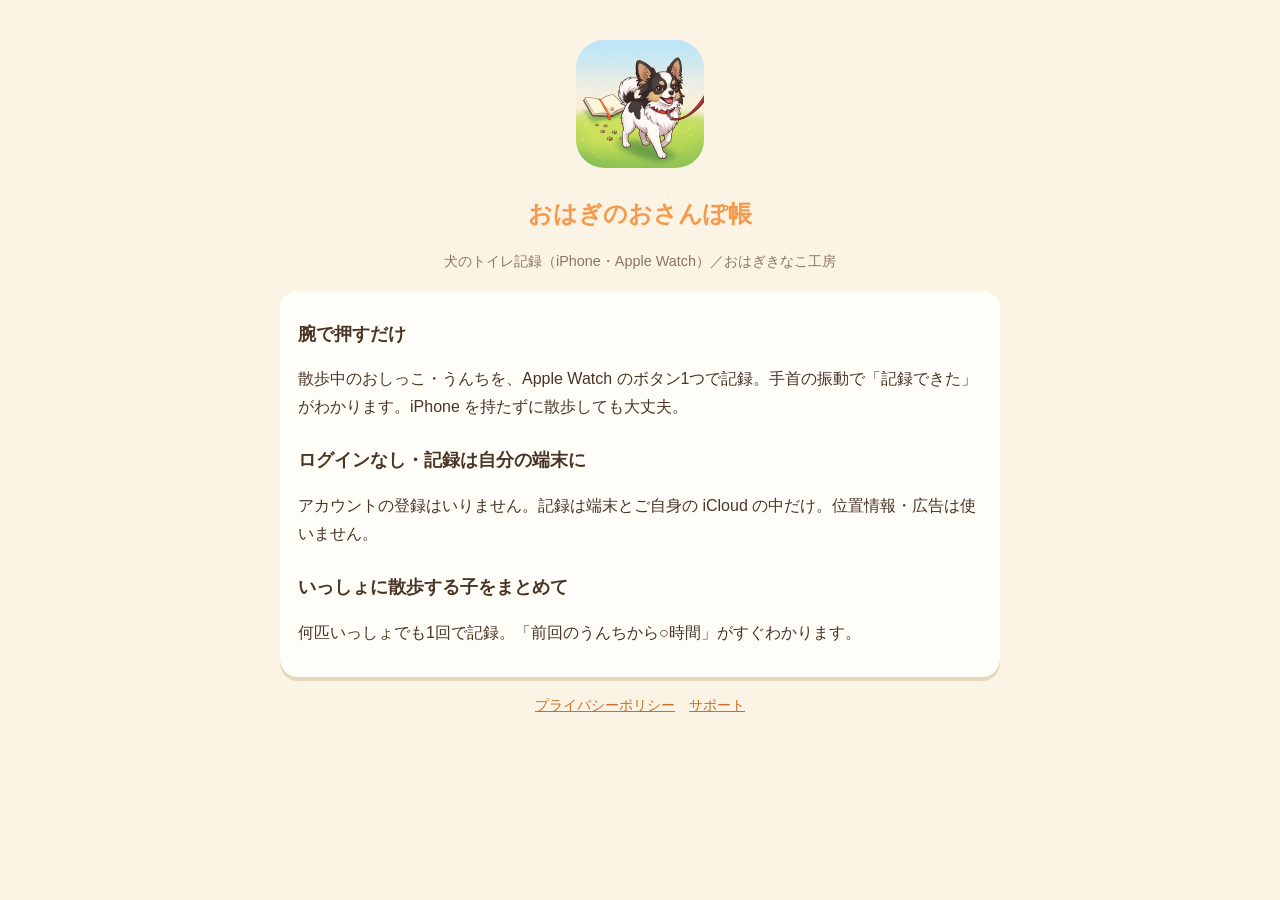
<file: site/index.html>
<!doctype html>
<html lang="ja">
<head>
<meta charset="utf-8">
<meta name="viewport" content="width=device-width, initial-scale=1">
<title>おはぎのおさんぽ帳</title>
<link rel="stylesheet" href="style.css">
</head>
<body>
<main>
  <p style="text-align:center"><img src="icon.png" alt="" width="128" height="128" style="border-radius:28px"></p>
  <h1 style="text-align:center">おはぎのおさんぽ帳</h1>
  <p class="muted" style="text-align:center">犬のトイレ記録（iPhone・Apple Watch）／おはぎきなこ工房</p>

  <section>
    <h2>腕で押すだけ</h2>
    <p>散歩中のおしっこ・うんちを、Apple Watch のボタン1つで記録。手首の振動で「記録できた」がわかります。iPhone を持たずに散歩しても大丈夫。</p>
    <h2>ログインなし・記録は自分の端末に</h2>
    <p>アカウントの登録はいりません。記録は端末とご自身の iCloud の中だけ。位置情報・広告は使いません。</p>
    <h2>いっしょに散歩する子をまとめて</h2>
    <p>何匹いっしょでも1回で記録。「前回のうんちから○時間」がすぐわかります。</p>
  </section>

  <p class="muted" style="text-align:center"><a href="privacy.html">プライバシーポリシー</a>　<a href="support.html">サポート</a></p>
</main>
</body>
</html>
</file>
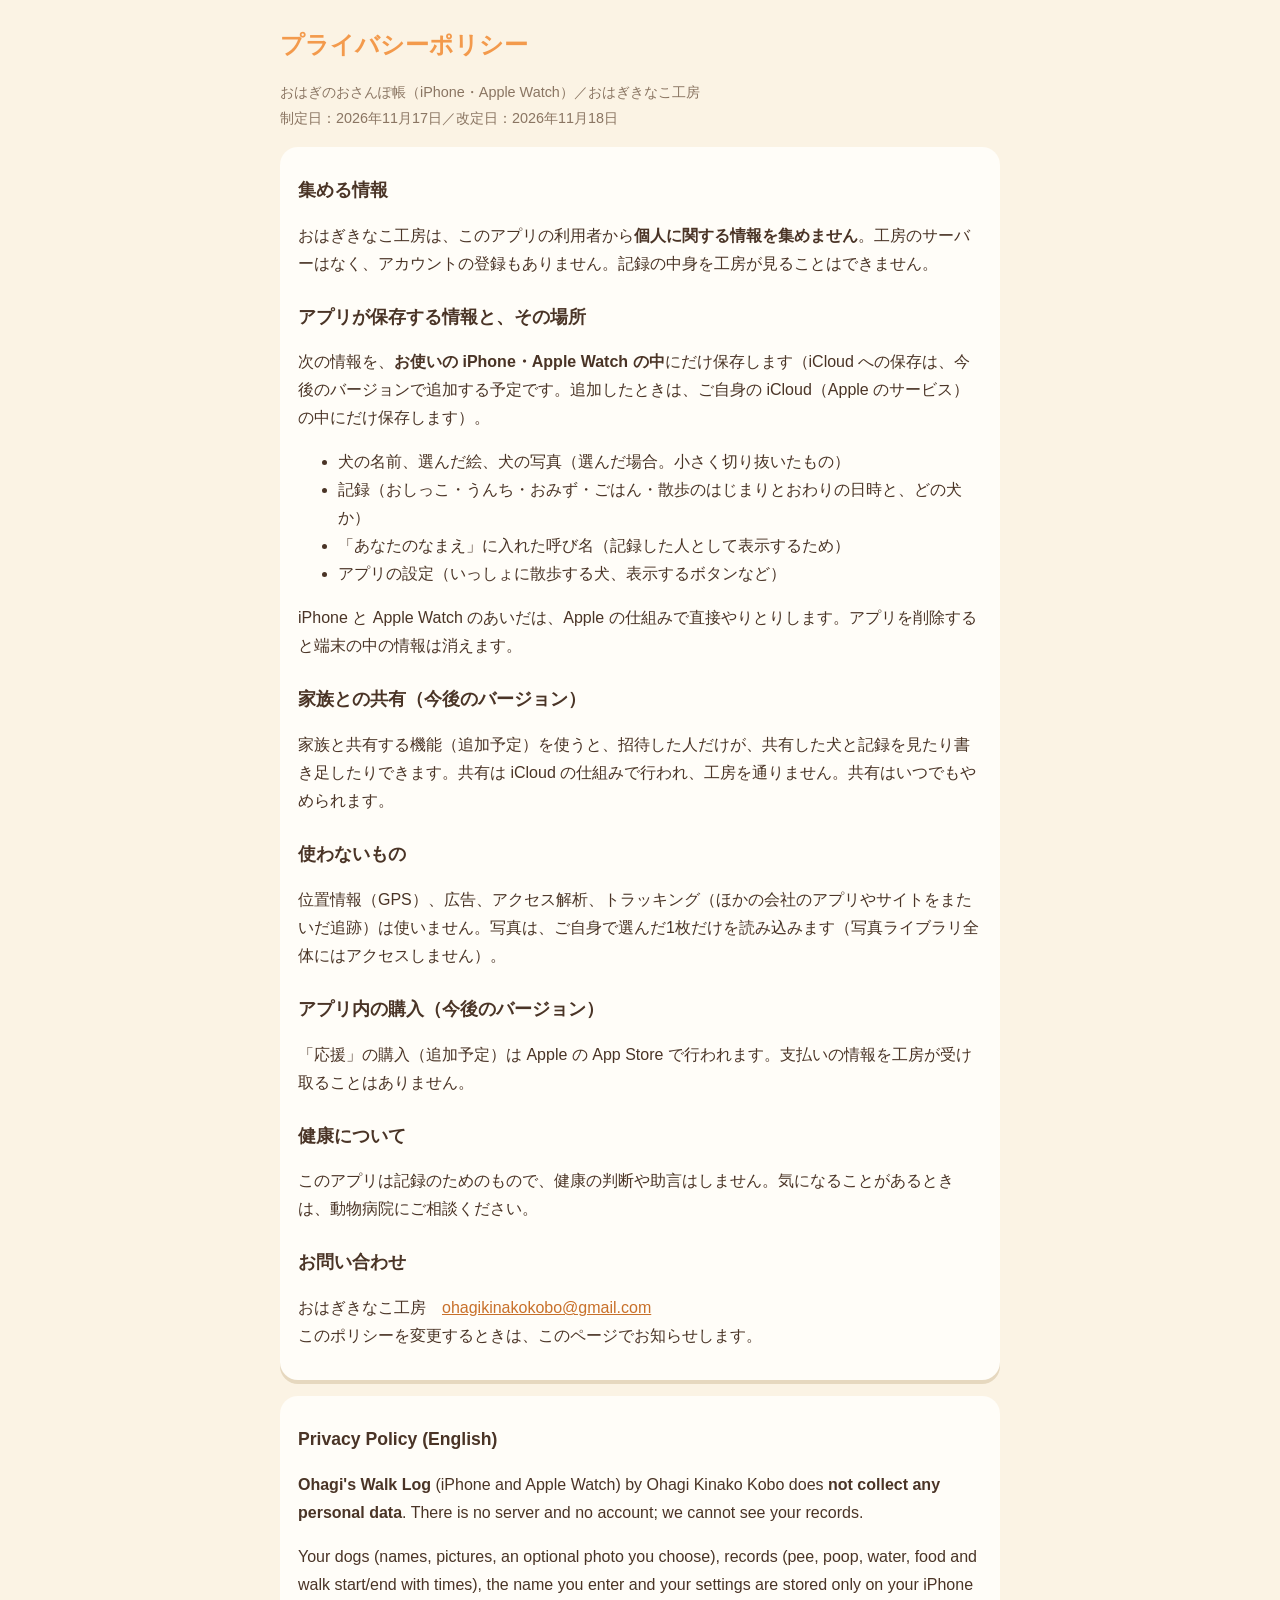
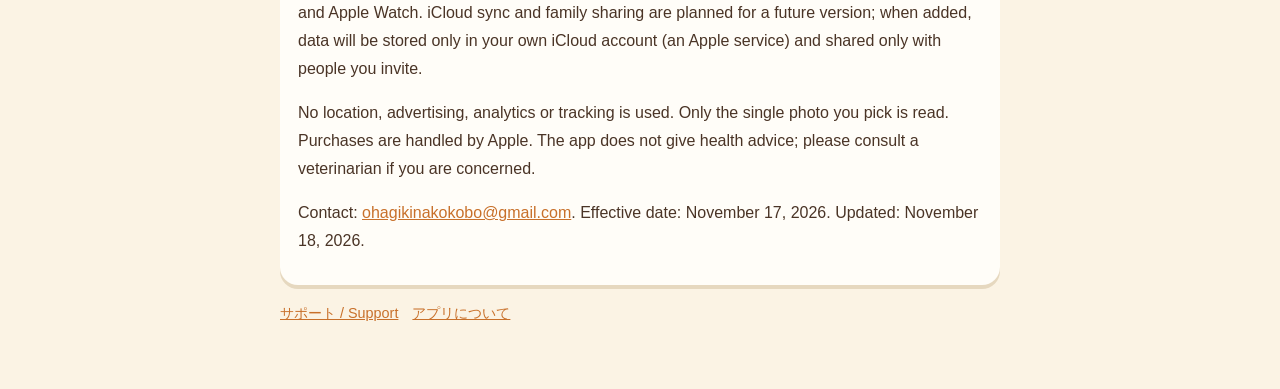
<file: site/privacy.html>
<!doctype html>
<html lang="ja">
<head>
<meta charset="utf-8">
<meta name="viewport" content="width=device-width, initial-scale=1">
<title>プライバシーポリシー｜おはぎのおさんぽ帳</title>
<link rel="stylesheet" href="style.css">
</head>
<body>
<main>
  <h1>プライバシーポリシー</h1>
  <p class="muted">おはぎのおさんぽ帳（iPhone・Apple Watch）／おはぎきなこ工房<br>制定日：2026年11月17日／改定日：2026年11月18日</p>

  <section lang="ja">
    <h2>集める情報</h2>
    <p>おはぎきなこ工房は、このアプリの利用者から<strong>個人に関する情報を集めません</strong>。工房のサーバーはなく、アカウントの登録もありません。記録の中身を工房が見ることはできません。</p>

    <h2>アプリが保存する情報と、その場所</h2>
    <p>次の情報を、<strong>お使いの iPhone・Apple Watch の中</strong>にだけ保存します（iCloud への保存は、今後のバージョンで追加する予定です。追加したときは、ご自身の iCloud（Apple のサービス）の中にだけ保存します）。</p>
    <ul>
      <li>犬の名前、選んだ絵、犬の写真（選んだ場合。小さく切り抜いたもの）</li>
      <li>記録（おしっこ・うんち・おみず・ごはん・散歩のはじまりとおわりの日時と、どの犬か）</li>
      <li>「あなたのなまえ」に入れた呼び名（記録した人として表示するため）</li>
      <li>アプリの設定（いっしょに散歩する犬、表示するボタンなど）</li>
    </ul>
    <p>iPhone と Apple Watch のあいだは、Apple の仕組みで直接やりとりします。アプリを削除すると端末の中の情報は消えます。</p>

    <h2>家族との共有（今後のバージョン）</h2>
    <p>家族と共有する機能（追加予定）を使うと、招待した人だけが、共有した犬と記録を見たり書き足したりできます。共有は iCloud の仕組みで行われ、工房を通りません。共有はいつでもやめられます。</p>

    <h2>使わないもの</h2>
    <p>位置情報（GPS）、広告、アクセス解析、トラッキング（ほかの会社のアプリやサイトをまたいだ追跡）は使いません。写真は、ご自身で選んだ1枚だけを読み込みます（写真ライブラリ全体にはアクセスしません）。</p>

    <h2>アプリ内の購入（今後のバージョン）</h2>
    <p>「応援」の購入（追加予定）は Apple の App Store で行われます。支払いの情報を工房が受け取ることはありません。</p>

    <h2>健康について</h2>
    <p>このアプリは記録のためのもので、健康の判断や助言はしません。気になることがあるときは、動物病院にご相談ください。</p>

    <h2>お問い合わせ</h2>
    <p>おはぎきなこ工房　<a href="mailto:ohagikinakokobo@gmail.com">ohagikinakokobo@gmail.com</a><br>
    このポリシーを変更するときは、このページでお知らせします。</p>
  </section>

  <section lang="en">
    <h2>Privacy Policy (English)</h2>
    <p><strong>Ohagi's Walk Log</strong> (iPhone and Apple Watch) by Ohagi Kinako Kobo does <strong>not collect any personal data</strong>. There is no server and no account; we cannot see your records.</p>
    <p>Your dogs (names, pictures, an optional photo you choose), records (pee, poop, water, food and walk start/end with times), the name you enter and your settings are stored only on your iPhone and Apple Watch. iCloud sync and family sharing are planned for a future version; when added, data will be stored only in your own iCloud account (an Apple service) and shared only with people you invite.</p>
    <p>No location, advertising, analytics or tracking is used. Only the single photo you pick is read. Purchases are handled by Apple. The app does not give health advice; please consult a veterinarian if you are concerned.</p>
    <p>Contact: <a href="mailto:ohagikinakokobo@gmail.com">ohagikinakokobo@gmail.com</a>. Effective date: November 17, 2026. Updated: November 18, 2026.</p>
  </section>

  <p class="muted"><a href="support.html">サポート / Support</a>　<a href="./">アプリについて</a></p>
</main>
</body>
</html>
</file>
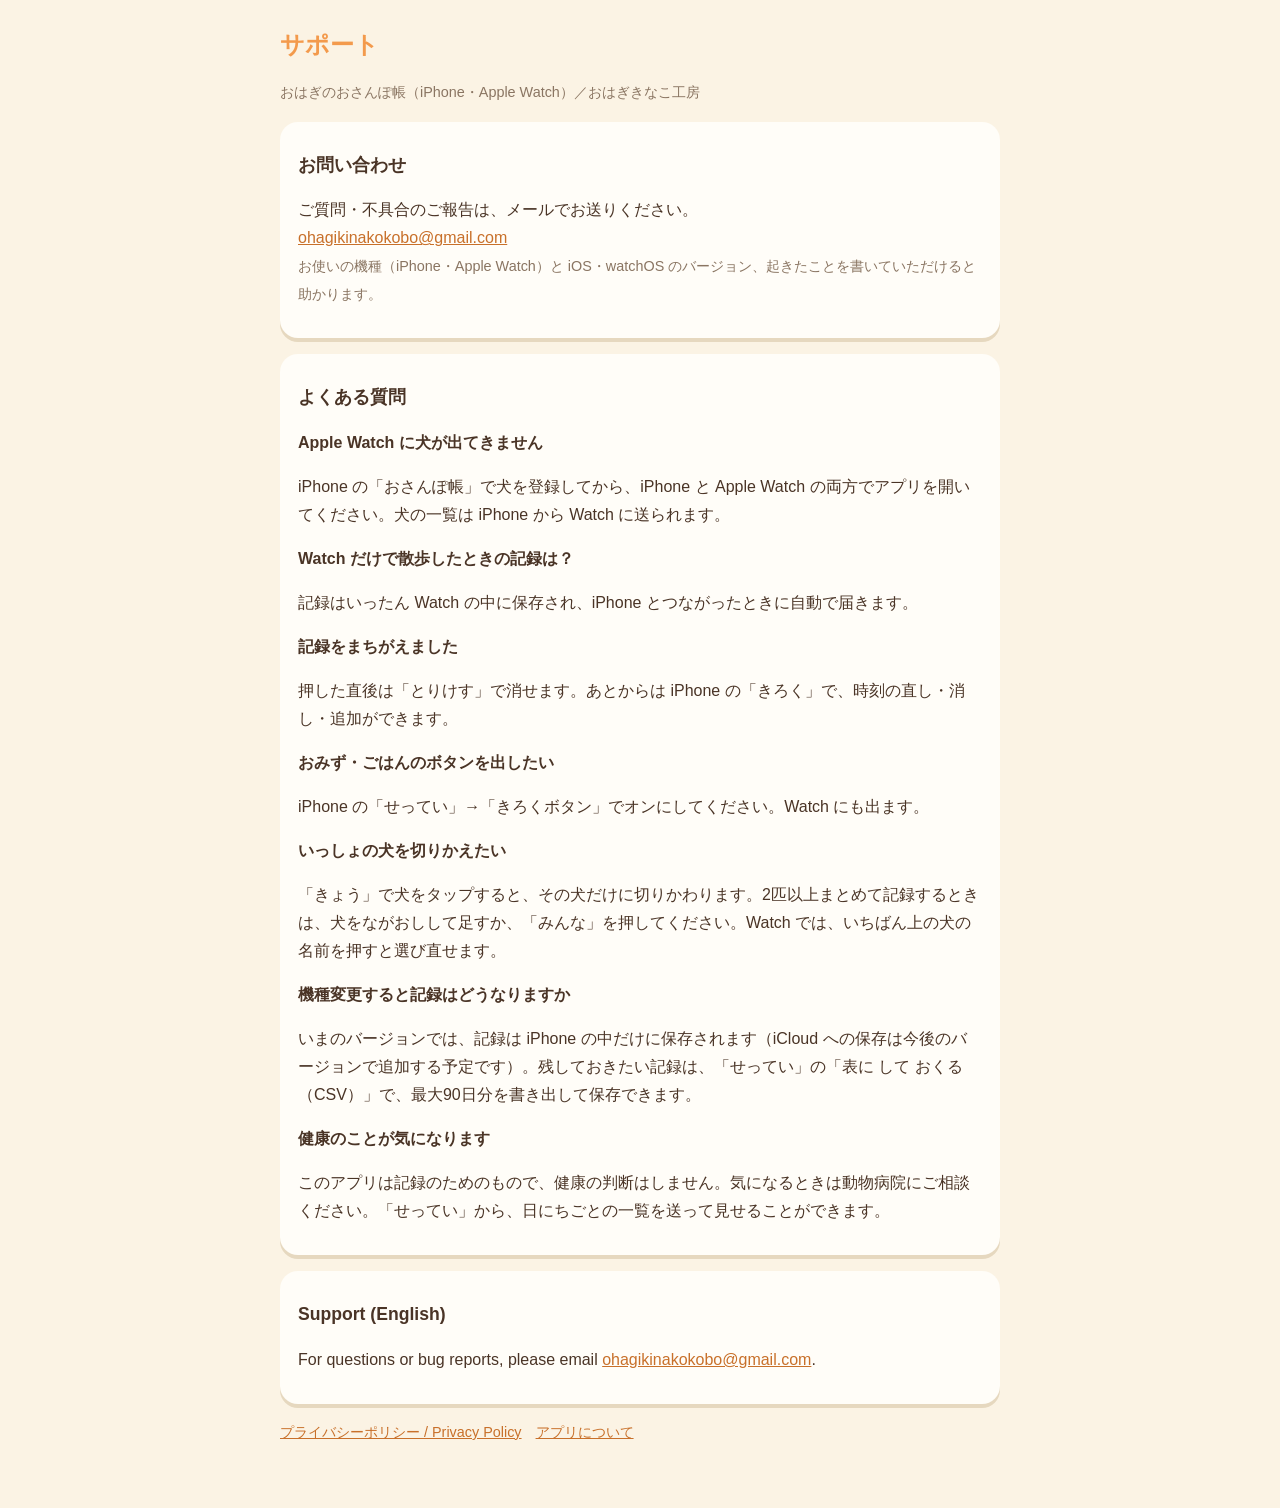
<file: site/support.html>
<!doctype html>
<html lang="ja">
<head>
<meta charset="utf-8">
<meta name="viewport" content="width=device-width, initial-scale=1">
<title>サポート｜おはぎのおさんぽ帳</title>
<link rel="stylesheet" href="style.css">
</head>
<body>
<main>
  <h1>サポート</h1>
  <p class="muted">おはぎのおさんぽ帳（iPhone・Apple Watch）／おはぎきなこ工房</p>

  <section>
    <h2>お問い合わせ</h2>
    <p>ご質問・不具合のご報告は、メールでお送りください。<br>
    <a href="mailto:ohagikinakokobo@gmail.com?subject=%E3%81%8A%E3%81%AF%E3%81%8E%E3%81%AE%E3%81%8A%E3%81%95%E3%82%93%E3%81%BD%E5%B8%B3">ohagikinakokobo@gmail.com</a><br>
    <span class="muted">お使いの機種（iPhone・Apple Watch）と iOS・watchOS のバージョン、起きたことを書いていただけると助かります。</span></p>
  </section>

  <section>
    <h2>よくある質問</h2>
    <h3>Apple Watch に犬が出てきません</h3>
    <p>iPhone の「おさんぽ帳」で犬を登録してから、iPhone と Apple Watch の両方でアプリを開いてください。犬の一覧は iPhone から Watch に送られます。</p>
    <h3>Watch だけで散歩したときの記録は？</h3>
    <p>記録はいったん Watch の中に保存され、iPhone とつながったときに自動で届きます。</p>
    <h3>記録をまちがえました</h3>
    <p>押した直後は「とりけす」で消せます。あとからは iPhone の「きろく」で、時刻の直し・消し・追加ができます。</p>
    <h3>おみず・ごはんのボタンを出したい</h3>
    <p>iPhone の「せってい」→「きろくボタン」でオンにしてください。Watch にも出ます。</p>
    <h3>いっしょの犬を切りかえたい</h3>
    <p>「きょう」で犬をタップすると、その犬だけに切りかわります。2匹以上まとめて記録するときは、犬をながおしして足すか、「みんな」を押してください。Watch では、いちばん上の犬の名前を押すと選び直せます。</p>
    <h3>機種変更すると記録はどうなりますか</h3>
    <p>いまのバージョンでは、記録は iPhone の中だけに保存されます（iCloud への保存は今後のバージョンで追加する予定です）。残しておきたい記録は、「せってい」の「表に して おくる（CSV）」で、最大90日分を書き出して保存できます。</p>
    <h3>健康のことが気になります</h3>
    <p>このアプリは記録のためのもので、健康の判断はしません。気になるときは動物病院にご相談ください。「せってい」から、日にちごとの一覧を送って見せることができます。</p>
  </section>

  <section lang="en">
    <h2>Support (English)</h2>
    <p>For questions or bug reports, please email <a href="mailto:ohagikinakokobo@gmail.com">ohagikinakokobo@gmail.com</a>.</p>
  </section>

  <p class="muted"><a href="privacy.html">プライバシーポリシー / Privacy Policy</a>　<a href="./">アプリについて</a></p>
</main>
</body>
</html>
</file>
<file: site/style.css>
:root { --bg: #fbf3e4; --card: #fffdf8; --text: #4a3426; --muted: #8a7562; --orange: #f39a4c; --lip: #e6d8bf; }
body { margin: 0; background: var(--bg); color: var(--text); font: 16px/1.75 -apple-system, BlinkMacSystemFont, "Hiragino Sans", "Yu Gothic UI", "Meiryo", sans-serif; }
main { max-width: 720px; margin: 0 auto; padding: 24px 16px 48px; }
h1 { font-size: 1.5rem; color: var(--orange); margin: 0 0 4px; }
h2 { font-size: 1.1rem; margin: 24px 0 6px; }
h3 { font-size: 1rem; margin: 16px 0 2px; }
section { background: var(--card); border-radius: 18px; padding: 4px 18px 14px; margin: 16px 0; box-shadow: 0 4px 0 var(--lip); }
.muted { color: var(--muted); font-size: 0.9rem; }
a { color: #c8702a; }
</file>
